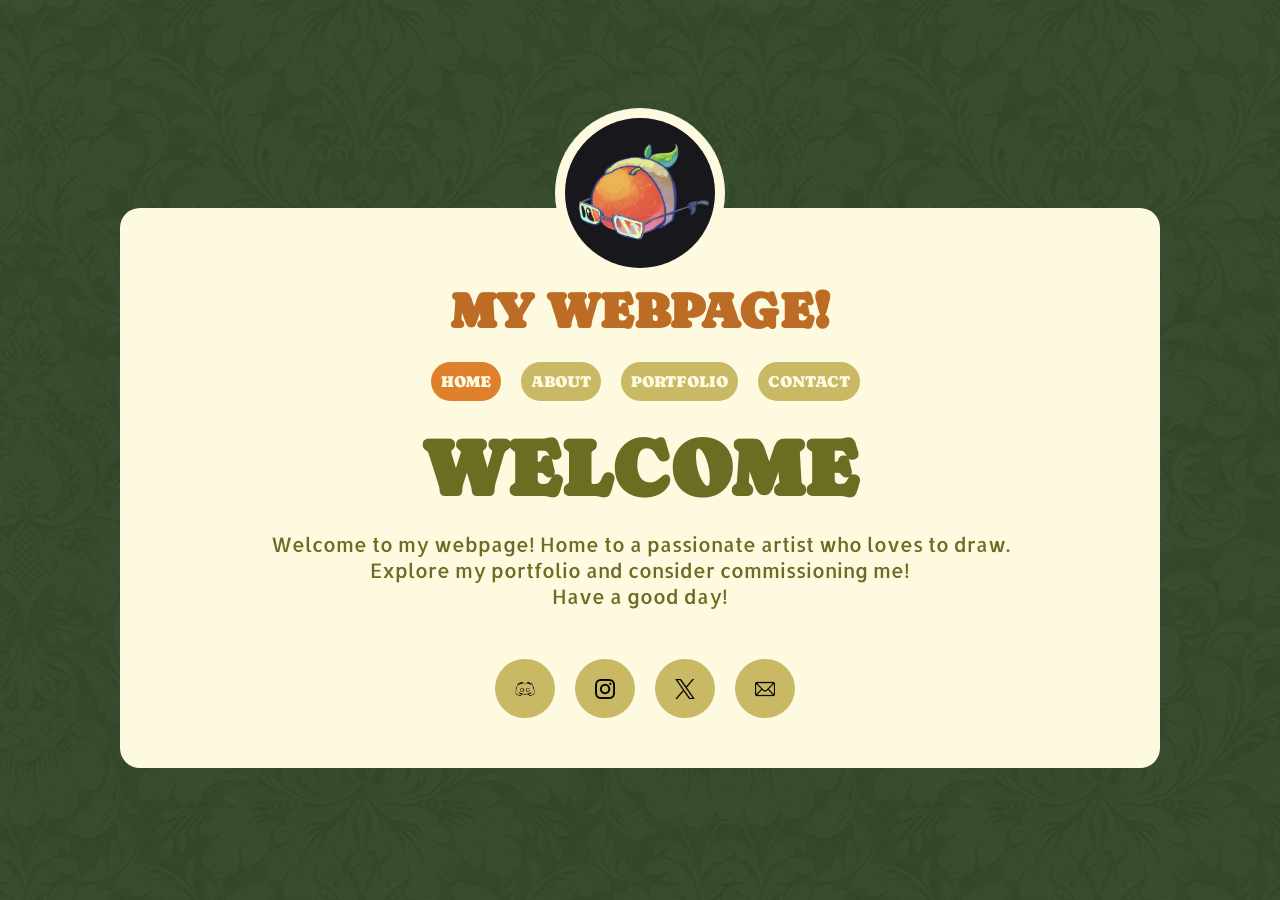
<file: index.html>
<!DOCTYPE html>
<html lang="en">
<head>
   <meta charset="UTF-8">
   <meta name="viewport" content="width=device-width, initial-scale=1.0">
   <title>Leah's Webpage</title>
    <link rel="stylesheet" href="styles.css">
   <link rel="preconnect" href="https://fonts.googleapis.com">
   <link rel="preconnect" href="https://fonts.gstatic.com" crossorigin>
   <link href="https://fonts.googleapis.com/css2?family=Caprasimo&display=swap" rel="stylesheet">
   <link href="https://fonts.googleapis.com/css2?family=Allerta&family=Caprasimo&display=swap" rel="stylesheet">
</head>
<body>
   
    <div class="page-transition">

            <div class="container">
                    <div class="card">
                        <div class="pfp">
                            <img src="tangy.png" alt="tangerine icon">
                    </div>

                    <div class="texts">
                            <div class="header-title">
                            <h1>MY WEBPAGE!</h1>
                        </div>
                            <div class="nav">
                                <ul>
                                <li><a class="active" href="#">HOME</a></li>
                                <li><a href="about.html">ABOUT</a></li>
                                <li><a href="portfolio.html">PORTFOLIO</a></li>
                                <li><a href="contact.html">CONTACT</a></li>
                            </ul>
                        </div>
                            <div class="welc">
                            <h2>WELCOME</h2>
                            <p>Welcome to my webpage! Home to a passionate artist who loves to draw.<br>Explore my portfolio and consider commissioning me!<br>Have a good day!</p>
                        </div>

                        <div class="icons">
                            <ul>
                                <li><a href=""><img src="discord.png" alt="discord icon"></a></li>
                                <li><a href=""><img src="instagram.png" alt="instagram icon"></a></li>
                                <li><a href=""><img src="twitter.png" alt="twitter icon"></a></li>
                                    <li><a href=""><img src="email.png" alt="email icon"></a></li>
                            </ul>
                        </div>
                        
                    </div>
                    
                </div>
            </div>
    </div>

 </body>
</html>
</file>
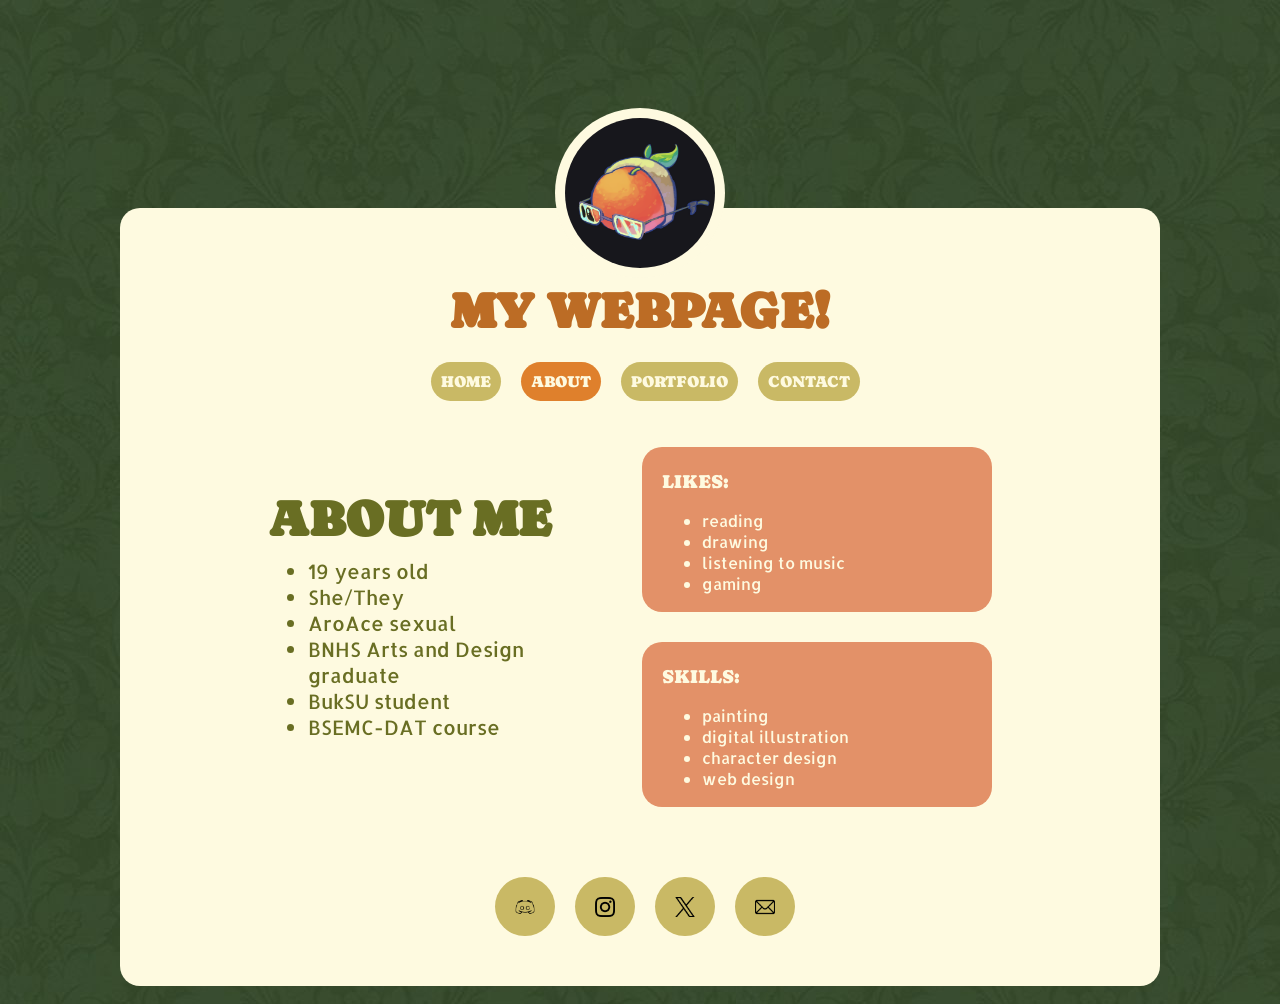
<file: about.html>
<!DOCTYPE html>
<html lang="en">
<head>
   <meta charset="UTF-8">
   <meta name="viewport" content="width=device-width, initial-scale=1.0">
   <title>Leah's Webpage</title>
    <link rel="stylesheet" href="styles.css">
   <link rel="preconnect" href="https://fonts.googleapis.com">
   <link rel="preconnect" href="https://fonts.gstatic.com" crossorigin>
   <link href="https://fonts.googleapis.com/css2?family=Caprasimo&display=swap" rel="stylesheet">
   <link href="https://fonts.googleapis.com/css2?family=Allerta&family=Caprasimo&display=swap" rel="stylesheet">
</head>
<body>
   
    <div class="page-transition">

                <div class="container">
                        <div class="card">
                            <div class="pfp">
                            <img src="tangy.png" alt="tangerine icon">
                        </div>
                        <div class="texts">

                            <div class="header-title">
                                <h1>MY WEBPAGE!</h1>
                            </div>
                                <div class="nav">
                                <ul>
                                    <li><a href="index.html">HOME</a></li>
                                    <li><a class="active" href="about.html">ABOUT</a></li>
                                    <li><a href="portfolio.html">PORTFOLIO</a></li>
                                    <li><a href="contact.html">CONTACT</a></li>
                                </ul>
                            </div>
                                <div class="columns">
                                    <div class="about">
                                    <h2>ABOUT ME</h2>
                                    <ul>
                                        <li>19 years old</li>
                                        <li>She/They</li>
                                        <li>AroAce sexual</li>
                                        <li>BNHS Arts and Design<br>graduate</li>
                                        <li>BukSU student</li>
                                        <li>BSEMC-DAT course</li>
                                    </ul>
                                </div>
                                    <div class="pink-boxes">
                                        <div class="likes">
                                        <h3>LIKES:</h3>
                                            <ul>
                                                <li>reading</li>
                                                <li>drawing</li>
                                                <li>listening to music</li>
                                                <li>gaming</li>
                                            </ul>
                                    </div>
                                        <div class="skills">
                                        <h3>SKILLS:</h3>
                                            <ul>
                                                <li>painting</li>
                                                <li>digital illustration</li>
                                                <li>character design</li>
                                                <li>web design</li>
                                            </ul>
                                    </div>
                                    </div>
                                </div>

                            <div class="icons">
                                <ul>
                                    <li><a href=""><img src="discord.png" alt="discord icon"></a></li>
                                    <li><a href=""><img src="instagram.png" alt="instagram icon"></a></li>
                                    <li><a href=""><img src="twitter.png" alt="twitter icon"></a></li>
                                    <li><a href=""><img src="email.png" alt="email icon"></a></li>
                                </ul>
                            </div>
                            
                        </div>
                        
                    </div>
                    </div>
    </div>
</body>
</html>
</file>
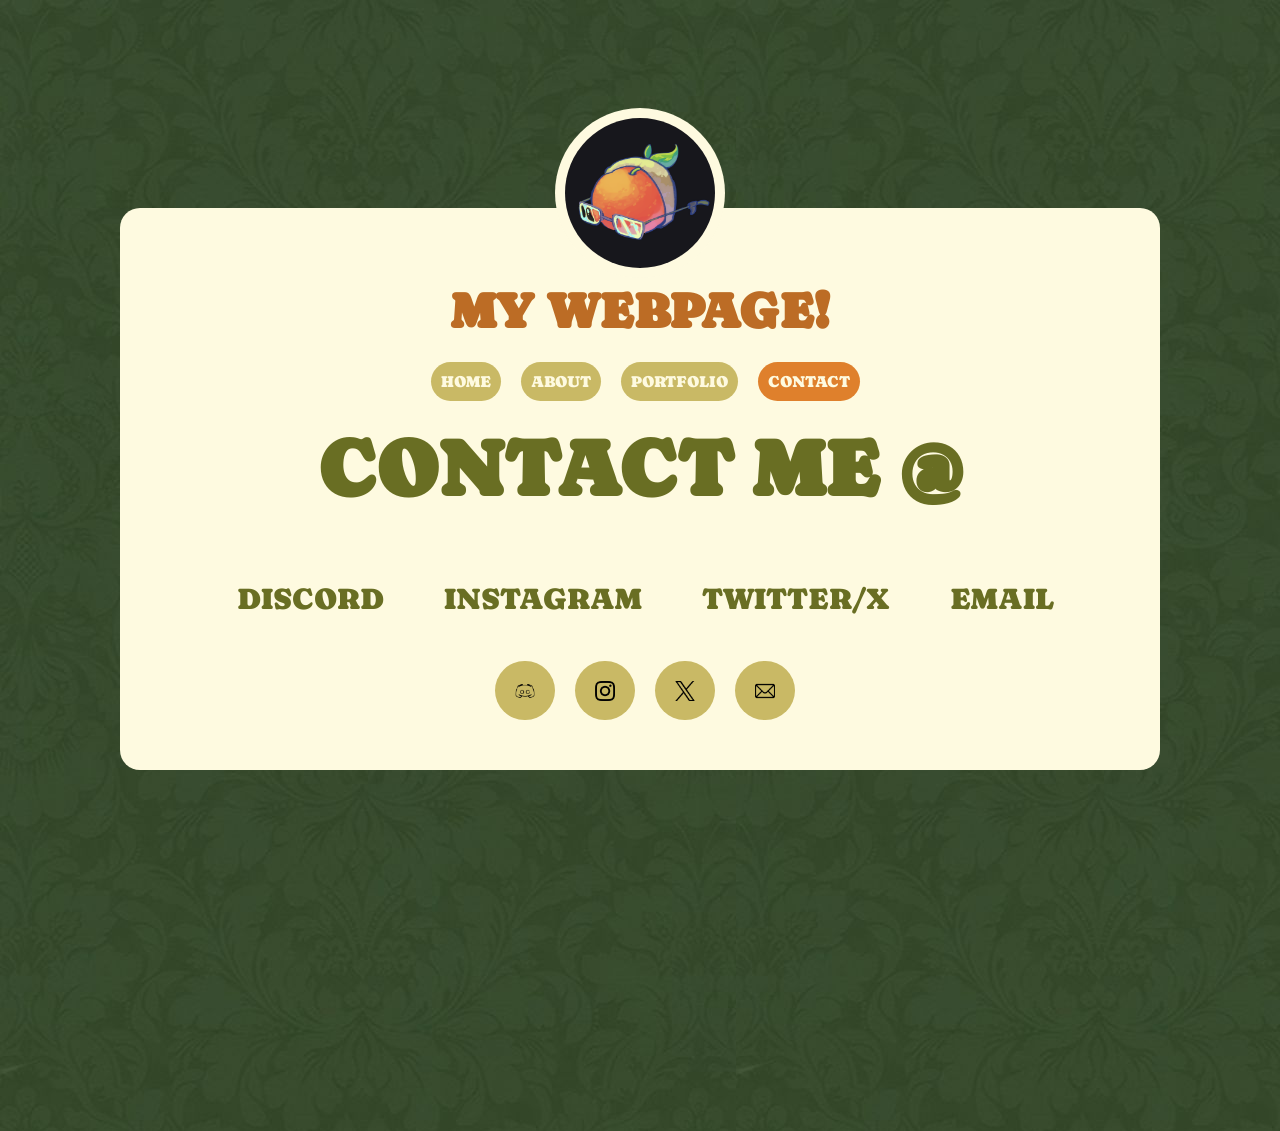
<file: contact.html>
<!DOCTYPE html>
<html lang="en">
<head>
   <meta charset="UTF-8">
   <meta name="viewport" content="width=device-width, initial-scale=1.0">
   <title>Leah's Webpage</title>
    <link rel="stylesheet" href="styles.css">
   <link rel="preconnect" href="https://fonts.googleapis.com">
   <link rel="preconnect" href="https://fonts.gstatic.com" crossorigin>
   <link href="https://fonts.googleapis.com/css2?family=Caprasimo&display=swap" rel="stylesheet">
   <link href="https://fonts.googleapis.com/css2?family=Allerta&family=Caprasimo&display=swap" rel="stylesheet">
</head>
<body>
   
    <div class="page-transition">

            <div class="container">
                    <div class="card">
                        <div class="pfp">
                        <img src="tangy.png" alt="tangerine icon">
                    </div>
                    <div class="texts">

                            <div class="header-title">
                            <h1>MY WEBPAGE!</h1>
                            </div>

                            <div class="nav">
                            <ul>
                                <li><a href="index.html">HOME</a></li>
                                <li><a href="about.html">ABOUT</a></li>
                                <li><a href="portfolio.html">PORTFOLIO</a></li>
                                <li><a class="active" href="contact.html">CONTACT</a></li>
                            </ul>
                        </div>
                            

                        <div class="welc">
                            <h2>CONTACT ME @</h2>
                        </div>

                        <div class="socials">
                                <ul>
                                <li>DISCORD</li>
                                <li>INSTAGRAM</a></li>
                                <li>TWITTER/X</li>
                                <li>EMAIL</li>
                            </ul>
                        </div>

                        <div class="icons">
                            <ul>
                                <li><a href=""><img src="discord.png" alt="discord icon"></a></li>
                                <li><a href=""><img src="instagram.png" alt="instagram icon"></a></li>
                                <li><a href=""><img src="twitter.png" alt="twitter icon"></a></li>
                                <li><a href=""><img src="email.png" alt="email icon"></a></li>
                            </ul>
                        </div>

                        
                        
                    </div>
                    
                </div>
                </div>
    </div>
</body>
</html>
</file>
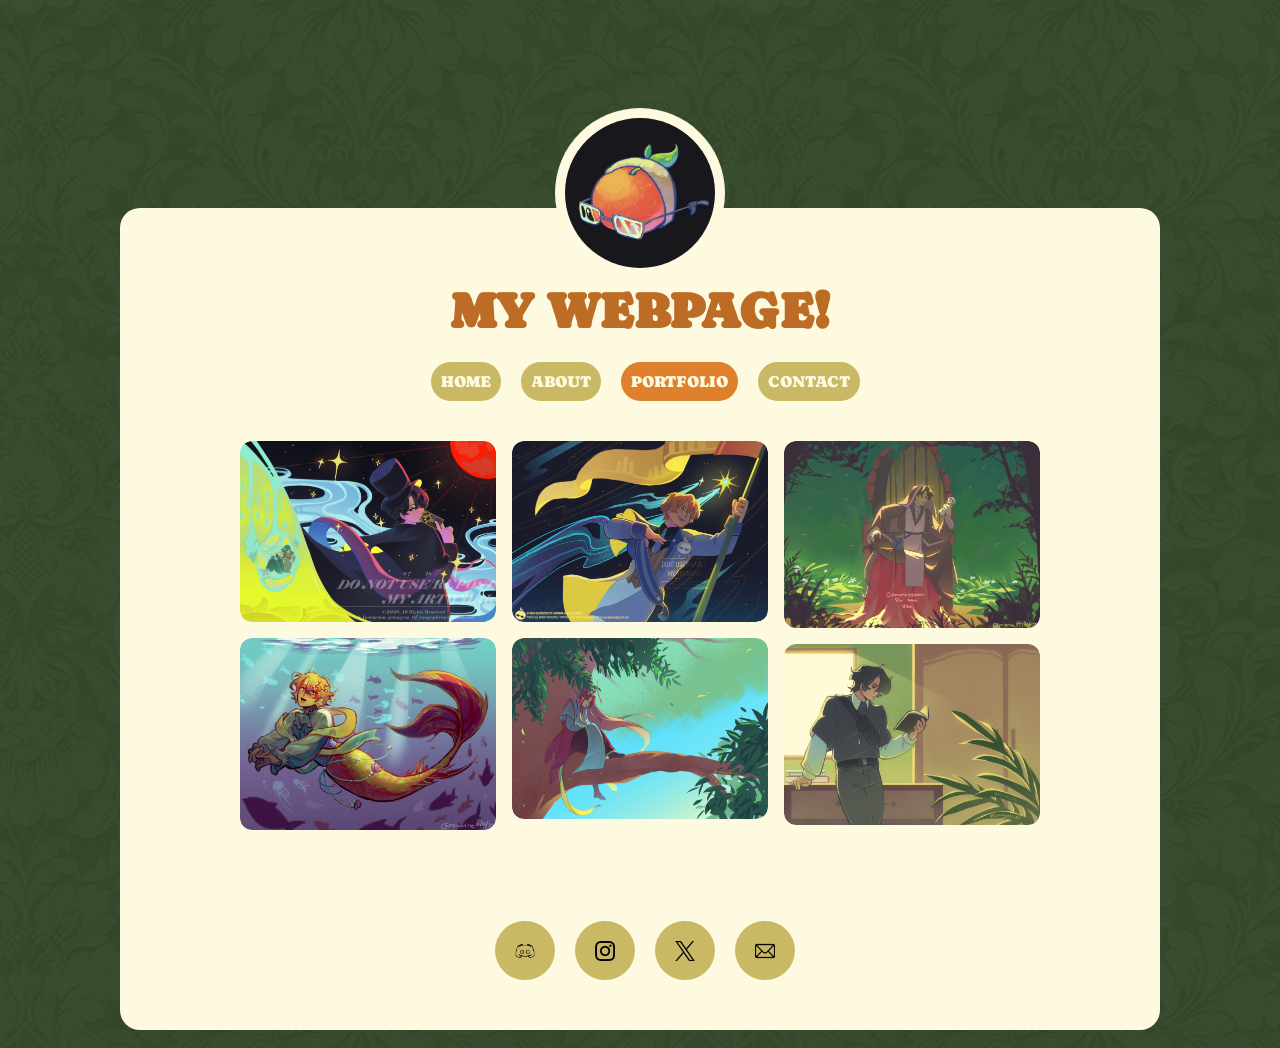
<file: portfolio.html>
<!DOCTYPE html>
<html lang="en">
<head>
   <meta charset="UTF-8">
   <meta name="viewport" content="width=device-width, initial-scale=1.0">
   <title>Leah's Webpage</title>
    <link rel="stylesheet" href="styles.css">
   <link rel="preconnect" href="https://fonts.googleapis.com">
   <link rel="preconnect" href="https://fonts.gstatic.com" crossorigin>
   <link href="https://fonts.googleapis.com/css2?family=Caprasimo&display=swap" rel="stylesheet">
   <link href="https://fonts.googleapis.com/css2?family=Allerta&family=Caprasimo&display=swap" rel="stylesheet">
</head>
<body>
   
    <div class="page-transition">

            <div class="container">
                    <div class="card">
                        <div class="pfp">
                        <img src="tangy.png" alt="tangerine icon">
                    </div>
                    <div class="texts">

                        <div class="header-title">
                            <h1>MY WEBPAGE!</h1>
                        </div>
                            <div class="nav">
                            <ul>
                                <li><a href="index.html">HOME</a></li>
                                <li><a href="about.html">ABOUT</a></li>
                                <li><a class="active" href="portfolio.html">PORTFOLIO</a></li>
                                <li><a href="contact.html">CONTACT</a></li>
                            </ul>
                        </div>
                            
                        <div class="portfolio">

                                <div class="set1">
                                    <ul>
                                        <li><img src="a.png"></li>
                                        <li><img src="b.png"></li>
                                       
                                        
                                        <li><img src="f.png"></li>
                                        <li><img src="g.png"></li>
                                        <li><img src="h.png"></li>
                                        
                                        
                                        <li><img src="k.png"></li>
                                        
                                        
                                        
                                        
                                    </ul>
                                </div>

                                

                        </div>


                        <div class="icons">
                            <ul>
                                <li><a href=""><img src="discord.png" alt="discord icon"></a></li>
                                <li><a href=""><img src="instagram.png" alt="instagram icon"></a></li>
                                <li><a href=""><img src="twitter.png" alt="twitter icon"></a></li>
                                <li><a href=""><img src="email.png" alt="email icon"></a></li>
                            </ul>
                        </div>
                        
                    </div>
                    
                </div>
                </div>
    </div>
</body>
</html>
</file>
<file: styles.css>
body {
    background-image: url(bg.jpg);
}

.container {
    display: flex;
    justify-content: center;
    align-items: center;

}


.card {
    position: relative;
    display: flex;
    justify-content: center;
    align-content: center;
    margin: 10px;
    margin-top: 200px;

    padding: 60px 20px 20px 20px;
    background-color: #FEFAE0;
    border-radius: 20px;


    width: 1000px;
    height: auto;
    

    font-family: "Caprasimo", serif;
    font-weight: 400;
    font-style: normal;

    
}

.pfp {
    position: absolute;
    margin: 0;
    padding: 0;
    margin-top: -100px;

    left: 50%;
    top: 0;
    transform: translateX(-50%);

}

.pfp img{
    border-radius: 50%;
    width: 150px;
    height: 150px;
    padding: 10px;

    background-color: #FEFAE0;

}

.texts {
    display: flexbox;
    justify-content: center;
    align-items: center;
}

.header-title {
    display: flexbox;
    text-align: center;
    margin-top: -20px;
}

.header-title h1 {
    font-size: 50px;
    color: #BC6C25;
}

.nav {
    display: flexbox;
    justify-content: center;
    align-items: center;
}

.nav ul {
    list-style-type: none;
    display: flex;
    justify-content: center;
    align-content: center;
    margin-left: -30px;
}

.nav ul li a {
    margin: 10px;
    text-decoration: none;
    padding: 10px;
    background-color: #c9b965;
    color:#FEFAE0;
    border-radius: 20px;
}

.nav li a.active, .nav li a:hover:not(.active){
    background-color: #df802c;
}








.welc {
    display: flexbox;
    justify-content: center;
    align-content: center;
    text-align: center;
    margin-top: -50px;
}

.welc h2 {
    font-size: 80px;
    color: #696e23;
}

.welc p {
    font-family: "Allerta", sans-serif;
    font-weight: 400;
    font-style: normal;
    font-size: 20px;
    color: #696e23;

    margin-top: -50px;
}









.columns {
    display: flex;
    position: relative;
    justify-content: center;
    align-items: center;
    align-content: center;
    gap: 50px;
    margin-left: 20px;
    
}

.about {
    display: inline;
    justify-content: left;
    align-content: left;
    margin-top: -50px;
    
}

.about h2 {
    color:#696e23;
    font-size: 50px;
}

.about ul {margin-top: -30px;}

.about ul li {
    color:#696e23;
    font-family: "Allerta", sans-serif;
    font-weight: 400;
    font-style: normal;
    font-size: 20px;
    
}

.pink-boxes {
    display: flexbox;
    flex-direction: column;
    margin: 10px;
    
}

.likes , .skills {
    padding-right: 100px;
    padding-top: 5px;
    padding-bottom: 10px;
    background-color: #e39168;
    border-radius: 20px;
    color:#FEFAE0;
    margin:30px;
    width: 250px;
    height:150px;
}

.likes ul li, .likes h3 , .skills ul li, .skills h3  {
    margin-left: 20px;
    
}

.likes h3, .skills h3 {
    font-weight: 100;
}

.likes li, .skills li {
    font-family: "Allerta", sans-serif;
    font-weight: 400;
    font-style: normal;
}





.portfolio {
    margin: 50px auto;
    overflow: hidden;
    max-width: 800px;
    height: auto;
}

.set1 {
    margin-bottom: 50px;
}

.portfolio ul {
    list-style: none;
    padding: 0;
    margin: 0;
}

.set1 ul{
    column-count: 3;
    column-gap: 16px;
}


.portfolio ul li {
    break-inside: avoid; 
    margin-bottom: 16px;         
    overflow: hidden;
    border-radius: 12px;
}

.portfolio ul li img {
    width: 100%;
    height: auto; 
    display: block;
    border-radius: 12px;

    transition: transform 0.3s cubic-bezier(0.25, 1, 0.5, 1);
}

.portfolio ul li img:hover {
    transform: scale(1.06); 
    cursor: pointer;
}

.pic img {
    display: flex;
    justify-content: center;
    align-items: center;
    width: 790px;
    margin-bottom: 50px;
    border-radius: 12px;

    transition: transform 0.3s cubic-bezier(0.25, 1, 0.5, 1);
}

.pic img:hover {
    transform: scale(1.06);
    cursor: pointer;
}






.socials {
    display: flexbox;
    justify-content: center;
    align-items: center;
    margin: 50px;
}

.socials ul {
    list-style-type: none;
    display: flex;
    justify-content: center;
    align-content: center;
    margin-left: -30px;
}

.socials ul li {
    margin:30px;
    margin-top: -50px;
    margin-bottom: -500px;
    font-size: 30px;
    color: #696e23;
}






.icons {
    display: flexbox;
    justify-content: center;
    align-items: center;
    margin: 50px;
}

.icons ul {
    list-style-type: none;
    display: flex;
    justify-content: center;
    align-content: center;
    margin-left: -30px;
}

.icons ul a {
    margin: 10px;
    padding: 20px;
    background-color: #c9b965;
    border-radius:100px;
}

.icons img {
    width: 20px;
    height: 20px;
    margin-bottom: -5px;
}

.icons li a:hover:not(.active){
    background-color: #df802c;
}




@keyframes fadeInPage {
    from {
        opacity: 0;
        transform: translateY(10px); /* Slightly slides up for a premium feel */
    }
    to {
        opacity: 1;
        transform: translateY(0);
    }
}

/* 2. Create the class that triggers the animation */
.page-transition {
    animation: fadeInPage 0.5s ease-out forwards; /* 0.5s is the speed of the transition */
}
</file>
